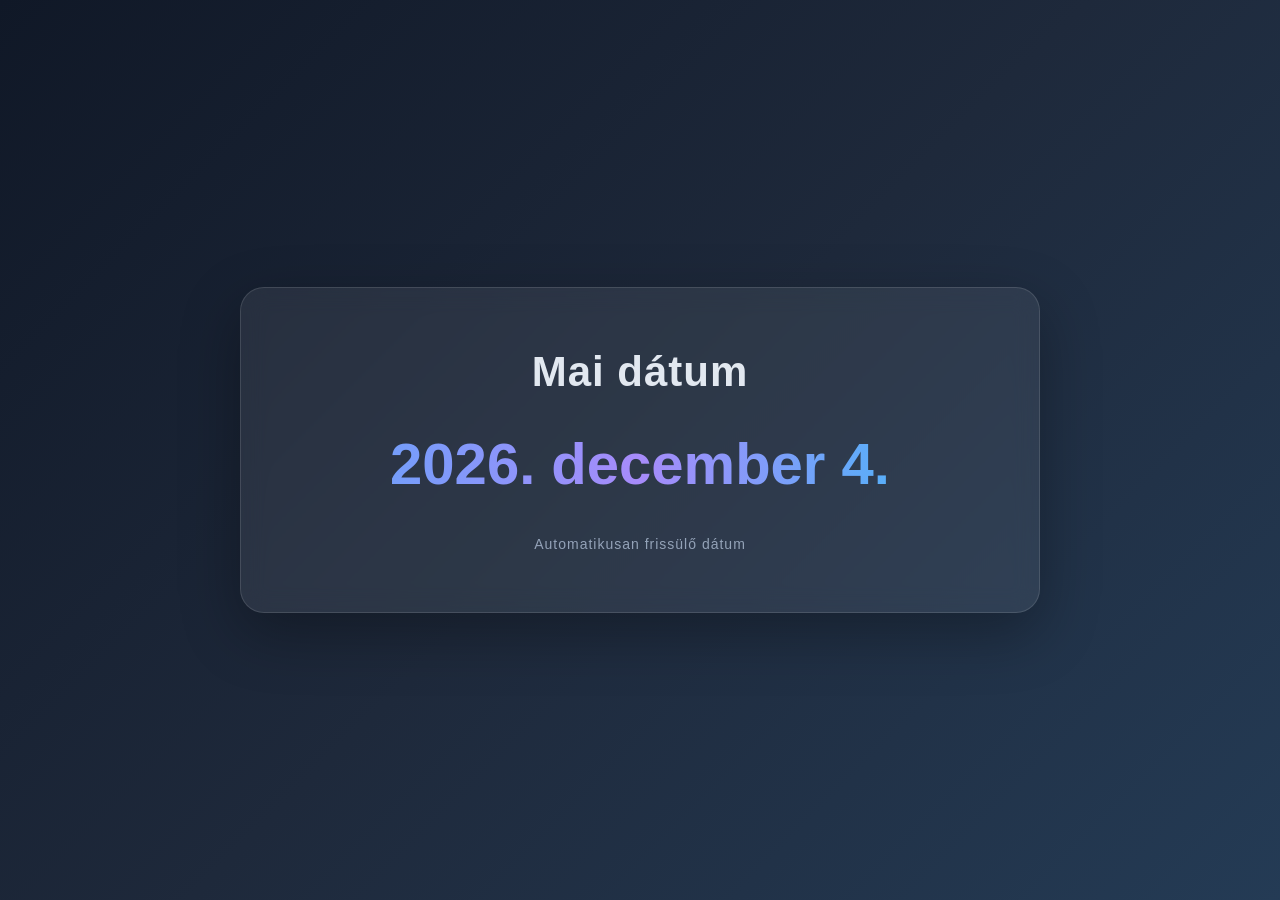
<file: index.html>
<!DOCTYPE html>
<html lang="hu">

<head>
    <meta charset="UTF-8">
    <meta name="viewport" content="width=device-width, initial-scale=1.0">

    <title>Mai dátum</title>

    <!-- External CSS -->
    <link rel="stylesheet" href="style.css">
</head>

<body>

    <div class="container">

        <h1>Mai dátum</h1>

        <h2 id="datum"></h2>

        <p class="footer">
            Automatikusan frissülő dátum
        </p>

    </div>

    <script>
        const maiDatum = new Date();

        const datum = maiDatum.toLocaleDateString("hu-HU", {
            year: "numeric",
            month: "long",
            day: "numeric"
        });

        document.getElementById("datum").textContent = datum;
    </script>

</body>
</html>
</file>
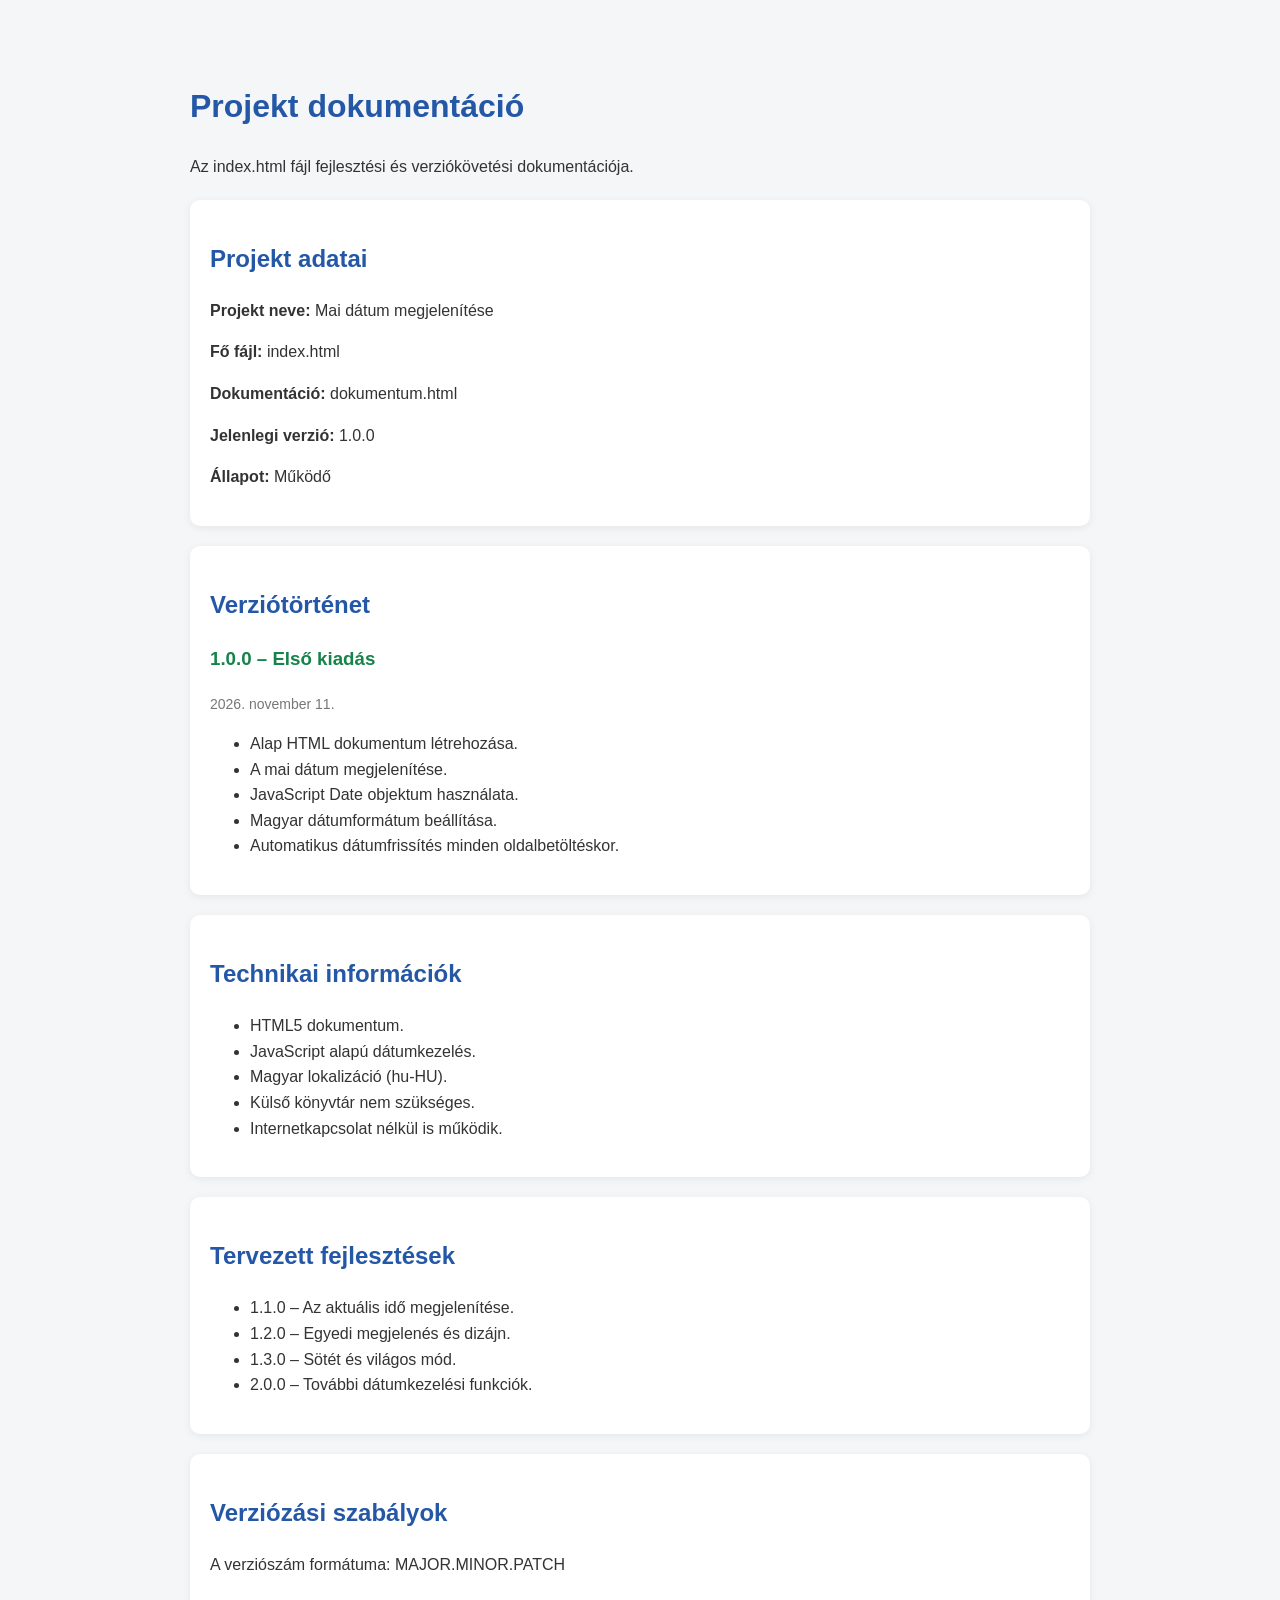
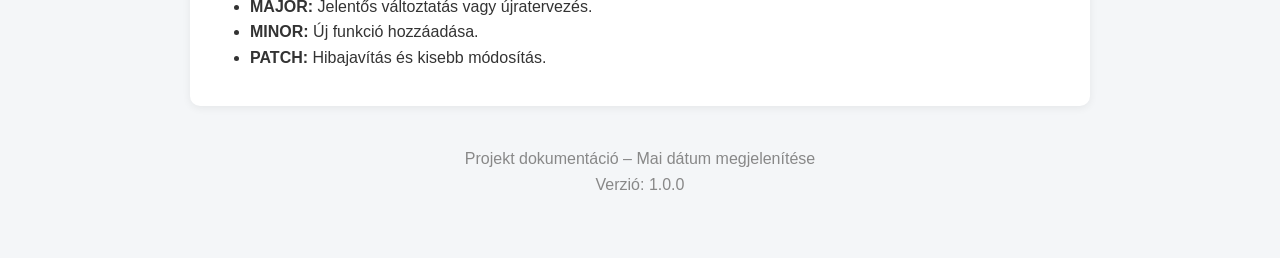
<file: dokumentum.html>
<!DOCTYPE html>
<html lang="hu">
<head>
    <meta charset="UTF-8">
    <meta name="viewport" content="width=device-width, initial-scale=1.0">
    <title>Projekt dokumentáció</title>

    <style>
        body {
            font-family: Arial, sans-serif;
            max-width: 900px;
            margin: 40px auto;
            padding: 20px;
            background: #f4f6f8;
            color: #333;
            line-height: 1.6;
        }

        h1, h2 {
            color: #2457a6;
        }

        .card {
            background: white;
            padding: 20px;
            margin: 20px 0;
            border-radius: 10px;
            box-shadow: 0 2px 8px #0001;
        }

        .version {
            font-weight: bold;
            color: #16834a;
        }

        .date {
            color: #777;
            font-size: 14px;
        }

        footer {
            margin-top: 40px;
            text-align: center;
            color: #888;
        }
    </style>
</head>

<body>

    <h1>Projekt dokumentáció</h1>
    <p>Az index.html fájl fejlesztési és verziókövetési dokumentációja.</p>

    <div class="card">
        <h2>Projekt adatai</h2>
        <p><strong>Projekt neve:</strong> Mai dátum megjelenítése</p>
        <p><strong>Fő fájl:</strong> index.html</p>
        <p><strong>Dokumentáció:</strong> dokumentum.html</p>
        <p><strong>Jelenlegi verzió:</strong> 1.0.0</p>
        <p><strong>Állapot:</strong> Működő</p>
    </div>

    <div class="card">
        <h2>Verziótörténet</h2>

        <h3 class="version">1.0.0 – Első kiadás</h3>
        <p class="date">2026. november 11.</p>
        <ul>
            <li>Alap HTML dokumentum létrehozása.</li>
            <li>A mai dátum megjelenítése.</li>
            <li>JavaScript Date objektum használata.</li>
            <li>Magyar dátumformátum beállítása.</li>
            <li>Automatikus dátumfrissítés minden oldalbetöltéskor.</li>
        </ul>
    </div>

    <div class="card">
        <h2>Technikai információk</h2>
        <ul>
            <li>HTML5 dokumentum.</li>
            <li>JavaScript alapú dátumkezelés.</li>
            <li>Magyar lokalizáció (hu-HU).</li>
            <li>Külső könyvtár nem szükséges.</li>
            <li>Internetkapcsolat nélkül is működik.</li>
        </ul>
    </div>

    <div class="card">
        <h2>Tervezett fejlesztések</h2>
        <ul>
            <li>1.1.0 – Az aktuális idő megjelenítése.</li>
            <li>1.2.0 – Egyedi megjelenés és dizájn.</li>
            <li>1.3.0 – Sötét és világos mód.</li>
            <li>2.0.0 – További dátumkezelési funkciók.</li>
        </ul>
    </div>

    <div class="card">
        <h2>Verziózási szabályok</h2>
        <p>A verziószám formátuma: MAJOR.MINOR.PATCH</p>
        <ul>
            <li><strong>MAJOR:</strong> Jelentős változtatás vagy újratervezés.</li>
            <li><strong>MINOR:</strong> Új funkció hozzáadása.</li>
            <li><strong>PATCH:</strong> Hibajavítás és kisebb módosítás.</li>
        </ul>
    </div>

    <footer>
        Projekt dokumentáció – Mai dátum megjelenítése<br>
        Verzió: 1.0.0
    </footer>

</body>
</html>
</file>
<file: style.css>
/* =================================
   MAI DÁTUM - WEBSITE STYLESHEET
   Version: 1.0.0
   ================================= */

/* Global reset */
* {
    margin: 0;
    padding: 0;
    box-sizing: border-box;
}

/* Main page */
body {
    font-family: 'Segoe UI', Arial, sans-serif;
    min-height: 100vh;

    display: flex;
    justify-content: center;
    align-items: center;

    background: linear-gradient(
        135deg,
        #101827,
        #1e293b,
        #243b55
    );

    color: #ffffff;
    padding: 20px;
}

/* Main container */
.container {
    text-align: center;
    padding: 60px 45px;
    max-width: 800px;
    width: 100%;

    background: rgba(255, 255, 255, 0.07);
    border: 1px solid rgba(255, 255, 255, 0.12);
    border-radius: 24px;

    box-shadow: 0 20px 60px rgba(0, 0, 0, 0.3);

    backdrop-filter: blur(12px);

    animation: fadeIn 1s ease;
}

/* Main heading */
h1 {
    font-size: clamp(28px, 5vw, 42px);
    font-weight: 600;
    margin-bottom: 30px;
    color: #e2e8f0;
    letter-spacing: 1px;
}

/* Date display */
#datum {
    font-size: clamp(32px, 7vw, 58px);
    font-weight: 700;

    background: linear-gradient(
        90deg,
        #60a5fa,
        #a78bfa,
        #38bdf8
    );

    background-clip: text;
    -webkit-background-clip: text;
    color: transparent;

    line-height: 1.3;
}

/* Footer */
.footer {
    margin-top: 35px;
    font-size: 14px;
    color: #94a3b8;
    letter-spacing: 1px;
}

/* Entrance animation */
@keyframes fadeIn {
    from {
        opacity: 0;
        transform: translateY(20px);
    }

    to {
        opacity: 1;
        transform: translateY(0);
    }
}

/* Mobile optimization */
@media (max-width: 600px) {
    .container {
        padding: 40px 20px;
    }

    h1 {
        margin-bottom: 20px;
    }

    .footer {
        font-size: 12px;
    }
}
</file>
